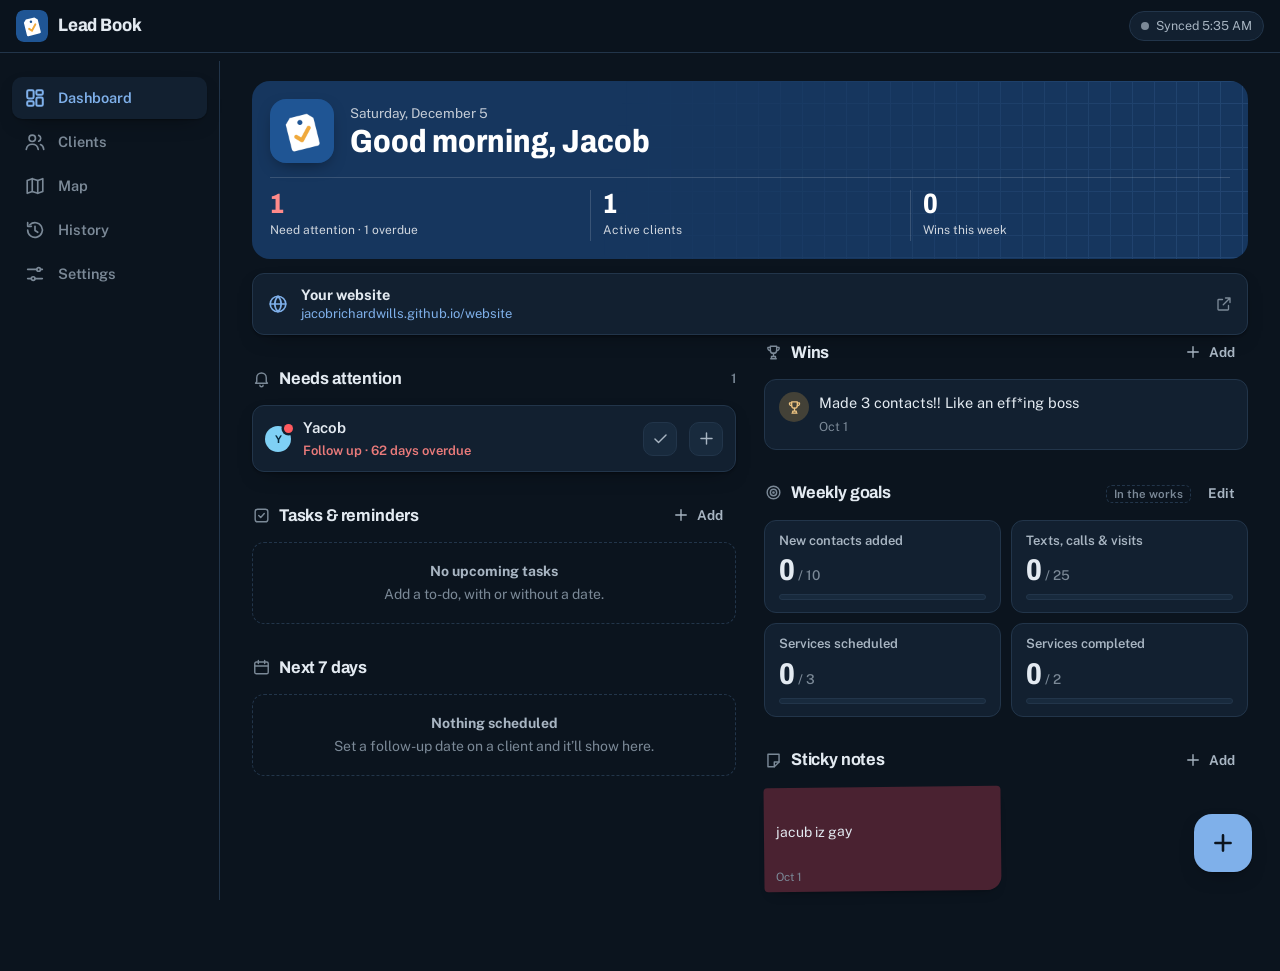
<file: index.html>
<!doctype html>
<html lang="en">
<head>
<meta charset="utf-8">
<meta name="viewport" content="width=device-width, initial-scale=1, viewport-fit=cover">
<title>Lead Book</title>
<meta name="description" content="Client planner for an inspection business: follow-ups, tasks, wins and history.">
<meta name="theme-color" content="#1F5594">
<link rel="manifest" href="manifest.webmanifest">
<link rel="icon" href="icons/favicon.svg" type="image/svg+xml">
<link rel="icon" href="icons/icon-192.png" type="image/png" sizes="192x192">
<link rel="apple-touch-icon" href="icons/apple-touch-icon.png">
<link rel="preconnect" href="https://fonts.googleapis.com">
<link rel="preconnect" href="https://fonts.gstatic.com" crossorigin>
<link href="https://fonts.googleapis.com/css2?family=Archivo:wdth,wght@75..125,500..800&family=Public+Sans:wght@400;500;600;700&display=swap" rel="stylesheet">
<link rel="stylesheet" href="styles.css">
<script>
  // Set theme before first paint so there's no flash.
  (function () {
    try {
      var c = JSON.parse(localStorage.getItem('lb.cfg') || '{}');
      var t = c.theme || 'auto';
      if (t === 'auto') {
        var h = new Date().getHours();
        var from = c.lightFrom == null ? 7 : c.lightFrom, to = c.lightTo == null ? 19 : c.lightTo;
        t = (h >= from && h < to) ? 'light' : 'dark';
      }
      document.documentElement.dataset.theme = t;
    } catch (e) { document.documentElement.dataset.theme = 'light'; }
  })();
</script>
</head>
<body>
  <div class="shell">
    <header class="topbar">
      <a class="brand" href="#dashboard" aria-label="Lead Book dashboard">
        <img src="icons/favicon.svg" alt="" width="32" height="32">
        <span class="brand-text">
          <span class="brand-name">Lead Book</span>
          <span class="brand-sub" id="brandSub"></span>
        </span>
      </a>
      <button class="sync-pill" id="syncPill" type="button" data-action="pill" aria-live="polite">
        <span class="dot"></span><span class="sync-text">Loading</span>
      </button>
    </header>

    <nav class="tabs" aria-label="Main">
      <a href="#dashboard" data-tab="dashboard"><svg viewBox="0 0 24 24"><rect x="3.5" y="3.5" width="7" height="9" rx="1.5"/><rect x="13.5" y="3.5" width="7" height="5" rx="1.5"/><rect x="3.5" y="15.5" width="7" height="5" rx="1.5"/><rect x="13.5" y="11.5" width="7" height="9" rx="1.5"/></svg><span>Dashboard</span></a>
      <a href="#clients" data-tab="clients"><svg viewBox="0 0 24 24"><circle cx="9" cy="8" r="3.5"/><path d="M2.5 20c.6-3.6 3.2-5.5 6.5-5.5s5.9 1.9 6.5 5.5"/><path d="M16 4.8a3.4 3.4 0 0 1 0 6.4M18 14.8c2 .7 3.2 2.4 3.5 5.2"/></svg><span>Clients</span></a>
      <a href="#map" data-tab="map"><svg viewBox="0 0 24 24"><path d="M9 4 3.5 6v14L9 18l6 2 5.5-2V4L15 6z"/><path d="M9 4v14M15 6v14"/></svg><span>Map</span></a>
      <a href="#history" data-tab="history"><svg viewBox="0 0 24 24"><path d="M4 12a8 8 0 1 0 2.4-5.7"/><path d="M4 4v4h4"/><path d="M12 8v4.5l3 2"/></svg><span>History</span></a>
      <a href="#settings" data-tab="settings"><svg viewBox="0 0 24 24"><path d="M4 7h10M18 7h2M4 17h4M12 17h8"/><circle cx="16" cy="7" r="2"/><circle cx="10" cy="17" r="2"/></svg><span>Settings</span></a>
    </nav>

    <main id="view" tabindex="-1"></main>
  </div>

  <button class="fab" id="fab" type="button" data-action="fab" aria-label="Add">
    <svg viewBox="0 0 24 24"><path d="M12 5v14M5 12h14"/></svg>
  </button>

  <div class="savebar" id="savebar" hidden>
    <button type="button" class="savebar-info" data-action="review">
      <b id="saveCount">0 changes</b><span>Saved on this device only</span>
    </button>
    <button type="button" class="btn undo-btn" data-action="undo">Undo</button>
    <button type="button" class="btn save-btn" data-action="save">Save changes</button>
  </div>

  <dialog id="sheet" aria-labelledby="sheetTitle"></dialog>
  <div class="toast" id="toast" role="status" aria-live="polite"></div>

  <script src="app.js" type="module"></script>
</body>
</html>
</file>
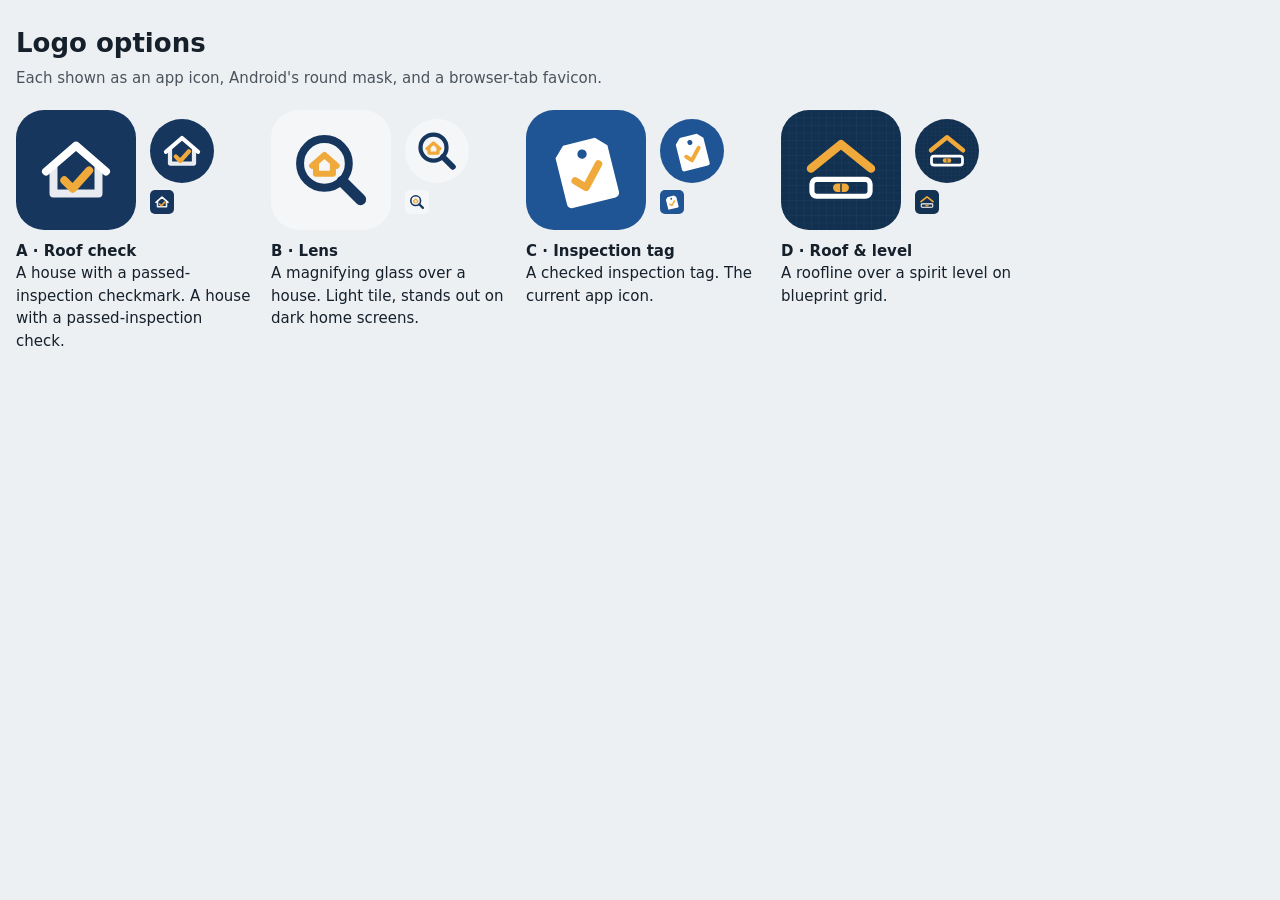
<file: logos/index.html>
<!doctype html>
<html lang="en"><head><meta charset="utf-8"><meta name="viewport" content="width=device-width, initial-scale=1">
<title>Logo options · Lead Book</title>
<style>
  body { margin: 0; font: 15px/1.5 system-ui, sans-serif; background: #EDF0F3; color: #15202B; padding: 24px 16px; }
  @media (prefers-color-scheme: dark) { body { background: #0B141E; color: #E3EAF1; } }
  h1 { font-size: 26px; margin: 0 0 4px; } p { margin: 0 0 20px; opacity: .75; }
  .grid { display: grid; grid-template-columns: repeat(auto-fill, minmax(220px, 1fr)); gap: 20px; max-width: 1000px; }
  figure { margin: 0; } .row { display: flex; align-items: center; gap: 14px; }
  .big { width: 120px; height: 120px; border-radius: 28px; } .round { width: 64px; height: 64px; border-radius: 50%; } .tiny { width: 24px; height: 24px; border-radius: 5px; }
  figcaption { margin-top: 10px; } figcaption b { display: block; }
</style></head><body>
<h1>Logo options</h1><p>Each shown as an app icon, Android's round mask, and a browser-tab favicon.</p>
<div class="grid">
  <figure><div class="row"><img class="big" src="a-roof-check.svg" alt=""><div><img class="round" src="a-roof-check.svg" alt=""><br><img class="tiny" src="a-roof-check.svg" alt=""></div></div><figcaption><b>A · Roof check</b>A house with a passed-inspection checkmark. A house with a passed-inspection check.</figcaption></figure>
  <figure><div class="row"><img class="big" src="b-lens-house.svg" alt=""><div><img class="round" src="b-lens-house.svg" alt=""><br><img class="tiny" src="b-lens-house.svg" alt=""></div></div><figcaption><b>B · Lens</b>A magnifying glass over a house. Light tile, stands out on dark home screens.</figcaption></figure>
  <figure><div class="row"><img class="big" src="c-inspection-tag.svg" alt=""><div><img class="round" src="c-inspection-tag.svg" alt=""><br><img class="tiny" src="c-inspection-tag.svg" alt=""></div></div><figcaption><b>C · Inspection tag</b>A checked inspection tag. The current app icon.</figcaption></figure>
  <figure><div class="row"><img class="big" src="d-roof-level.svg" alt=""><div><img class="round" src="d-roof-level.svg" alt=""><br><img class="tiny" src="d-roof-level.svg" alt=""></div></div><figcaption><b>D · Roof &amp; level</b>A roofline over a spirit level on blueprint grid.</figcaption></figure>
</div></body></html>
</file>
<file: styles.css>
/* Lead Book — client planner for an inspection business */

:root {
  --bg: #EDF0F3;
  --surface: #FFFFFF;
  --surface-2: #F5F7F9;
  --ink: #15202B;
  --ink-2: #475665;
  --ink-3: #75828F;
  --line: #D8DFE6;
  --brand: #1F5594;
  --brand-deep: #16365E;
  --brand-ink: #FFFFFF;
  --accent: #F0A93B;
  --accent-ink: #3B2600;
  --focus: #2F6FC0;
  --danger: #C23B3B;
  --alert: #E5383B;
  --shadow: 0 1px 2px rgba(18, 38, 63, .06), 0 6px 18px -10px rgba(18, 38, 63, .25);

  /* Client journey */
  --st0: #B4BEC8;
  --st1: #E3AA12;
  --st2: #2E9E4F;
  --st3: #1F5EB8;
  --st4: #52B5EA;

  /* Sticky notes */
  --sn-yellow: #FFF0B3;
  --sn-mint: #D5F3E1;
  --sn-sky: #D9EBFF;
  --sn-rose: #FFDDE4;

  --f-display: "Archivo", "Arial Narrow", system-ui, sans-serif;
  --f-body: "Public Sans", system-ui, -apple-system, "Segoe UI", sans-serif;
  --r-sm: 8px;
  --r-md: 12px;
  --r-lg: 18px;
  --tabs-h: 64px;
  --savebar-h: 0px;
  color-scheme: light;
}

:root[data-theme="dark"] {
  --bg: #0B141E;
  --surface: #122030;
  --surface-2: #182A3D;
  --ink: #E3EAF1;
  --ink-2: #A8B5C2;
  --ink-3: #7B8997;
  --line: #22354A;
  --brand: #7FB0EA;
  --brand-deep: #16365E;
  --brand-ink: #0B141E;
  --accent: #F2B452;
  --accent-ink: #2A1A00;
  --focus: #8FC0FF;
  --danger: #EB7B7B;
  --alert: #FF5A5F;
  --shadow: 0 1px 2px rgba(0, 0, 0, .3), 0 8px 22px -12px rgba(0, 0, 0, .6);

  --st0: #4A5B6D;
  --st1: #F2C230;
  --st2: #4CC46E;
  --st3: #5B94E6;
  --st4: #7FD0F5;

  --sn-yellow: #4A3F14;
  --sn-mint: #173F2B;
  --sn-sky: #17344F;
  --sn-rose: #4A2231;
  color-scheme: dark;
}

* { box-sizing: border-box; }
html { -webkit-text-size-adjust: 100%; }
body {
  margin: 0;
  background: var(--bg);
  color: var(--ink);
  font: 400 15px/1.5 var(--f-body);
  -webkit-font-smoothing: antialiased;
  transition: background-color .25s, color .25s;
}
body.has-pending { --savebar-h: 64px; }
button, input, select, textarea { font: inherit; color: inherit; }
a { color: var(--brand); }
:focus-visible { outline: 2px solid var(--focus); outline-offset: 2px; border-radius: 4px; }
svg { width: 22px; height: 22px; fill: none; stroke: currentColor; stroke-width: 1.8; stroke-linecap: round; stroke-linejoin: round; flex: none; }
.sr-only { position: absolute; width: 1px; height: 1px; overflow: hidden; clip: rect(0 0 0 0); white-space: nowrap; }
[hidden] { display: none !important; }

/* ---------- Shell ---------- */
.shell { min-height: 100vh; min-height: 100dvh; }
.topbar {
  position: sticky; top: 0; z-index: 20;
  display: flex; align-items: center; justify-content: space-between; gap: 12px;
  padding: calc(10px + env(safe-area-inset-top)) 16px 10px;
  background: color-mix(in srgb, var(--bg) 88%, transparent);
  backdrop-filter: blur(10px);
  -webkit-backdrop-filter: blur(10px);
  border-bottom: 1px solid var(--line);
}
.brand { display: flex; align-items: center; gap: 10px; text-decoration: none; color: var(--ink); min-width: 0; }
.brand img { border-radius: 8px; }
.brand-text { display: flex; flex-direction: column; line-height: 1.1; min-width: 0; }
.brand-name { font: 750 18px/1.1 var(--f-display); font-stretch: 90%; letter-spacing: -.01em; }
.brand-sub { font-size: 12px; color: var(--ink-3); white-space: nowrap; overflow: hidden; text-overflow: ellipsis; }
.brand-sub:empty { display: none; }

.sync-pill {
  display: inline-flex; align-items: center; gap: 7px;
  border: 1px solid var(--line); background: var(--surface);
  border-radius: 999px; padding: 5px 11px; font-size: 12.5px; color: var(--ink-2);
  cursor: pointer; white-space: nowrap;
}
.sync-pill .dot { width: 8px; height: 8px; border-radius: 50%; background: var(--ink-3); }
.sync-pill[data-state="ok"] .dot { background: var(--st2); }
.sync-pill[data-state="pending"] .dot { background: var(--accent); }
.sync-pill[data-state="busy"] .dot { background: var(--accent); animation: pulse 1s infinite alternate; }
.sync-pill[data-state="error"] .dot, .sync-pill[data-state="offline"] .dot { background: var(--danger); }
@keyframes pulse { to { opacity: .35; } }

.tabs {
  position: fixed; left: 0; right: 0; bottom: 0; z-index: 30;
  display: grid; grid-template-columns: repeat(4, 1fr);
  height: calc(var(--tabs-h) + env(safe-area-inset-bottom));
  padding-bottom: env(safe-area-inset-bottom);
  background: var(--surface); border-top: 1px solid var(--line);
}
.tabs a {
  display: flex; flex-direction: column; align-items: center; justify-content: center; gap: 3px;
  text-decoration: none; color: var(--ink-3); font-size: 11.5px; font-weight: 600;
}
.tabs a[aria-current="page"] { color: var(--brand); }
.tabs a[aria-current="page"] svg { stroke-width: 2.2; }

main {
  padding: 18px 16px calc(var(--tabs-h) + var(--savebar-h) + 96px + env(safe-area-inset-bottom));
  max-width: 760px; margin: 0 auto; outline: none;
}

.fab {
  position: fixed; z-index: 25; right: 18px;
  bottom: calc(var(--tabs-h) + var(--savebar-h) + 18px + env(safe-area-inset-bottom));
  width: 58px; height: 58px; border-radius: 18px; border: 0;
  background: var(--brand-deep); color: #fff;
  display: grid; place-items: center; cursor: pointer; box-shadow: var(--shadow);
}
:root[data-theme="dark"] .fab { background: var(--brand); color: var(--brand-ink); }
.fab svg { width: 26px; height: 26px; stroke-width: 2.4; }

/* ---------- Save bar ---------- */
.savebar {
  position: fixed; z-index: 28; left: 0; right: 0;
  bottom: calc(var(--tabs-h) + env(safe-area-inset-bottom));
  display: flex; align-items: center; gap: 10px; padding: 9px 12px 9px 16px;
  background: var(--accent); color: var(--accent-ink);
  box-shadow: 0 -6px 20px -10px rgba(0, 0, 0, .35);
  animation: rise .2s ease-out;
}
@keyframes rise { from { transform: translateY(100%); } }
.savebar-info { flex: 1; min-width: 0; text-align: left; background: none; border: 0; padding: 0; cursor: pointer; color: inherit; line-height: 1.2; }
.savebar-info b { display: block; font-size: 15px; }
.savebar-info span { font-size: 12.5px; opacity: .8; }
.savebar .save-btn { background: var(--accent-ink); color: var(--accent); border-color: var(--accent-ink); min-height: 44px; }
:root[data-theme="dark"] .savebar .save-btn { background: #1B1203; color: var(--accent); border-color: #1B1203; }

@media (min-width: 900px) {
  .shell { display: grid; grid-template-columns: 220px 1fr; grid-template-rows: auto 1fr; }
  .topbar { grid-column: 1 / -1; }
  .tabs {
    position: sticky; top: 61px; height: calc(100vh - 61px);
    display: flex; flex-direction: column; gap: 2px; padding: 16px 12px;
    border-top: 0; border-right: 1px solid var(--line); background: transparent;
  }
  .tabs a { flex-direction: row; justify-content: flex-start; gap: 12px; padding: 10px 12px; border-radius: 10px; font-size: 14.5px; }
  .tabs a:hover { background: var(--surface-2); }
  .tabs a[aria-current="page"] { background: var(--surface); box-shadow: var(--shadow); }
  main { padding: 28px 32px calc(var(--savebar-h) + 80px); max-width: 1160px; margin: 0; width: 100%; }
  .fab { bottom: calc(28px + var(--savebar-h)); right: 28px; }
  .savebar { left: 50%; right: auto; bottom: 24px; transform: translateX(-50%); width: min(560px, calc(100% - 48px)); border-radius: 14px; animation: none; }
  body.has-pending { --savebar-h: 84px; }
}

/* ---------- Type ---------- */
h1, h2, h3 { font-family: var(--f-display); margin: 0; letter-spacing: -.01em; }
.page-head { display: flex; align-items: flex-end; justify-content: space-between; gap: 12px; margin-bottom: 18px; flex-wrap: wrap; }
.page-title { font-size: clamp(28px, 7.4vw, 38px); font-weight: 780; font-stretch: 86%; line-height: 1.02; }
.page-kicker { color: var(--ink-3); font-size: 14px; margin: 4px 0 0; }
.section { margin-top: 26px; }
.section-head { display: flex; align-items: center; justify-content: space-between; gap: 10px; margin-bottom: 10px; min-height: 34px; }
.section-title { font-size: 17px; font-weight: 700; font-stretch: 95%; display: flex; align-items: center; gap: 8px; }
.section-title svg { width: 19px; height: 19px; color: var(--ink-3); }
.count { color: var(--ink-3); font-size: 13px; font-weight: 600; }
.muted { color: var(--ink-3); }
.draft-flag { font: 600 11.5px var(--f-body); color: var(--ink-3); border: 1px dashed var(--line); border-radius: 6px; padding: 1px 7px; }

/* ---------- Dashboard ---------- */
.hero {
  display: grid; grid-template-columns: auto 1fr; gap: 14px 16px; align-items: center;
  background: var(--brand-deep); color: #fff; border-radius: var(--r-lg); padding: 18px;
  position: relative; overflow: hidden;
}
.hero::after {
  /* blueprint grid texture */
  content: ""; position: absolute; inset: 0; pointer-events: none; opacity: .18;
  background-image: linear-gradient(#5E8FCB 1px, transparent 1px), linear-gradient(90deg, #5E8FCB 1px, transparent 1px);
  background-size: 22px 22px; mask-image: linear-gradient(100deg, transparent 35%, #000 100%);
  -webkit-mask-image: linear-gradient(100deg, transparent 35%, #000 100%);
}
.hero img { width: 64px; height: 64px; border-radius: 16px; position: relative; z-index: 1; box-shadow: 0 6px 16px -6px rgba(0, 0, 0, .5); }
.hero-text { position: relative; z-index: 1; min-width: 0; }
.hero-date { font-size: 13.5px; opacity: .75; }
.hero-hello { font: 780 clamp(24px, 6vw, 32px)/1.05 var(--f-display); font-stretch: 86%; margin-top: 2px; }
.hero-biz { font-size: 13.5px; opacity: .8; margin-top: 3px; }
.hero-stats { grid-column: 1 / -1; display: grid; grid-template-columns: repeat(3, 1fr); border-top: 1px solid rgba(255, 255, 255, .15); padding-top: 12px; position: relative; z-index: 1; }
.hero-stats div + div { border-left: 1px solid rgba(255, 255, 255, .15); padding-left: 12px; }
.hero-stats b { display: block; font: 780 28px/1 var(--f-display); font-stretch: 82%; }
.hero-stats .hot b { color: #FF8A8A; }
.hero-stats span { font-size: 12px; opacity: .8; }

.dash { display: grid; gap: 0 28px; }
@media (min-width: 1000px) {
  .dash { grid-template-columns: 1.15fr 1fr; align-items: start; }
  .dash .col-right > .section:first-child { margin-top: 26px; }
}

.panel { background: var(--surface); border: 1px solid var(--line); border-radius: var(--r-md); box-shadow: var(--shadow); }
.items { list-style: none; margin: 0; padding: 0; }
.item { display: flex; align-items: center; gap: 12px; padding: 11px 12px; }
.item + .item { border-top: 1px solid var(--line); }
.item-main { flex: 1; min-width: 0; text-decoration: none; color: inherit; display: block; background: none; border: 0; padding: 0; text-align: left; cursor: pointer; }
.item-title { font-weight: 620; font-size: 15px; overflow-wrap: anywhere; }
.item-sub { font-size: 13px; color: var(--ink-3); margin-top: 1px; }
.item-sub.overdue { color: var(--danger); font-weight: 600; }
.item-sub.today { color: color-mix(in srgb, var(--accent) 65%, var(--ink)); font-weight: 600; }
.item.done .item-title { text-decoration: line-through; color: var(--ink-3); }

.check {
  width: 24px; height: 24px; border-radius: 7px; border: 2px solid var(--ink-3); background: transparent;
  display: grid; place-items: center; cursor: pointer; flex: none; padding: 0; color: #fff;
}
.check svg { width: 15px; height: 15px; stroke-width: 3; opacity: 0; }
.check[aria-checked="true"] { background: var(--st2); border-color: var(--st2); }
.check[aria-checked="true"] svg { opacity: 1; }

.stickies { display: grid; grid-template-columns: repeat(2, 1fr); gap: 10px; }
@media (min-width: 600px) { .stickies { grid-template-columns: repeat(3, 1fr); } }
@media (min-width: 1000px) { .stickies { grid-template-columns: repeat(2, 1fr); } }
.sticky {
  position: relative; min-height: 104px; padding: 12px 12px 26px; border-radius: 4px 4px 14px 4px;
  background: var(--sn-yellow); color: var(--ink); border: 0; text-align: left; cursor: pointer;
  font-size: 14px; line-height: 1.4; white-space: pre-wrap; overflow-wrap: anywhere;
  box-shadow: 0 1px 1px rgba(0, 0, 0, .06), 0 8px 14px -10px rgba(0, 0, 0, .4);
}
.sticky[data-color="mint"] { background: var(--sn-mint); }
.sticky[data-color="sky"] { background: var(--sn-sky); }
.sticky[data-color="rose"] { background: var(--sn-rose); }
.sticky:nth-child(3n+1) { transform: rotate(-.6deg); }
.sticky:nth-child(3n+2) { transform: rotate(.5deg); }
.sticky small { position: absolute; left: 12px; bottom: 7px; font-size: 11.5px; color: var(--ink-3); }
@media (prefers-reduced-motion: reduce) { .sticky { transform: none !important; } }

.wins { list-style: none; margin: 0; padding: 0; display: grid; gap: 8px; }
.win {
  display: grid; grid-template-columns: auto 1fr; gap: 10px; align-items: start;
  background: var(--surface); border: 1px solid var(--line); border-radius: var(--r-md); padding: 12px 14px; cursor: pointer; text-align: left; width: 100%;
}
.win-icon { width: 30px; height: 30px; border-radius: 50%; display: grid; place-items: center; background: color-mix(in srgb, var(--accent) 22%, var(--surface)); color: color-mix(in srgb, var(--accent) 70%, var(--ink)); }
.win-icon svg { width: 17px; height: 17px; }
.win.by-claude { background: color-mix(in srgb, var(--brand) 7%, var(--surface)); border-color: color-mix(in srgb, var(--brand) 25%, var(--line)); }
.win.by-claude .win-icon { background: color-mix(in srgb, var(--brand) 18%, var(--surface)); color: var(--brand); }
.win-text { font-size: 14.5px; white-space: pre-wrap; overflow-wrap: anywhere; }
.win-meta { font-size: 12.5px; color: var(--ink-3); margin-top: 3px; }
.win-meta b { color: var(--brand); font-weight: 650; }

.goals { display: grid; grid-template-columns: repeat(2, 1fr); gap: 10px; }
.goal { background: var(--surface); border: 1px solid var(--line); border-radius: var(--r-md); padding: 12px 14px; }
.goal-label { font-size: 13px; color: var(--ink-2); font-weight: 600; line-height: 1.25; }
.goal-num { font: 780 30px/1.05 var(--f-display); font-stretch: 82%; margin-top: 6px; }
.goal-num small { font: 500 13.5px var(--f-body); color: var(--ink-3); margin-left: 3px; }
.meter { height: 6px; border-radius: 3px; background: var(--surface-2); border: 1px solid var(--line); margin-top: 8px; overflow: hidden; }
.meter i { display: block; height: 100%; background: var(--brand); border-radius: 3px; }
.meter.done i { background: var(--st2); }

/* ---------- Client dot ---------- */
.cdot { position: relative; width: 36px; height: 36px; flex: none; border-radius: 50%; background: var(--st0); display: grid; place-items: center; color: #fff; font: 700 13px var(--f-body); }
.cdot[data-st="1"] { background: var(--st1); color: #3A2A00; }
.cdot[data-st="2"] { background: var(--st2); }
.cdot[data-st="3"] { background: var(--st3); }
.cdot[data-st="4"] { background: var(--st4); color: #06263A; }
:root[data-theme="dark"] .cdot[data-st="2"], :root[data-theme="dark"] .cdot[data-st="3"] { color: #06131F; }
.cdot.sm { width: 26px; height: 26px; font-size: 10.5px; }
.cdot .alert {
  position: absolute; top: -2px; right: -2px; width: 12px; height: 12px; border-radius: 50%;
  background: var(--alert); box-shadow: 0 0 0 2.5px var(--surface);
}
.cdot.sm .alert { width: 9px; height: 9px; top: -2px; right: -2px; }

/* ---------- Client list ---------- */
.list { display: flex; flex-direction: column; margin: 0; padding: 0; list-style: none; background: var(--surface); border: 1px solid var(--line); border-radius: var(--r-md); box-shadow: var(--shadow); overflow: hidden; }
.row { display: flex; align-items: center; gap: 12px; padding: 11px 12px; text-decoration: none; color: inherit; }
.list li + li .row { border-top: 1px solid var(--line); }
.row:hover { background: var(--surface-2); }
.row.selected { background: color-mix(in srgb, var(--brand) 9%, var(--surface)); }
.row-main { flex: 1; min-width: 0; }
.row-name { font-weight: 640; font-size: 15.5px; white-space: nowrap; overflow: hidden; text-overflow: ellipsis; }
.row-biz { color: var(--ink-3); font-size: 13px; white-space: nowrap; overflow: hidden; text-overflow: ellipsis; }
.row-side { font-size: 12px; color: var(--ink-3); text-align: right; white-space: nowrap; }
.row-side.overdue { color: var(--danger); font-weight: 650; }
.row-side.today { color: color-mix(in srgb, var(--accent) 65%, var(--ink)); font-weight: 650; }

.legend { display: flex; flex-wrap: wrap; gap: 6px 14px; font-size: 12.5px; color: var(--ink-3); margin: 10px 0 12px; }
.legend span { display: inline-flex; align-items: center; gap: 6px; }
.legend i { width: 10px; height: 10px; border-radius: 50%; display: inline-block; }

.empty {
  border: 1.5px dashed var(--line); border-radius: var(--r-md);
  padding: 18px; color: var(--ink-3); font-size: 14px; text-align: center;
}
.empty strong { color: var(--ink-2); display: block; margin-bottom: 2px; }

.search {
  display: flex; align-items: center; gap: 8px; background: var(--surface);
  border: 1px solid var(--line); border-radius: var(--r-md); padding: 0 12px; height: 46px;
}
.search input { border: 0; background: transparent; outline: none; flex: 1; min-width: 0; height: 100%; font-size: 16px; }
.search svg { color: var(--ink-3); }
.chips { display: flex; gap: 6px; overflow-x: auto; padding: 12px 0 2px; scrollbar-width: none; }
.chips::-webkit-scrollbar { display: none; }
.chip {
  flex: none; display: inline-flex; align-items: center; gap: 6px;
  border: 1px solid var(--line); background: var(--surface); color: var(--ink-2);
  border-radius: 999px; padding: 6px 12px; font-size: 13px; font-weight: 600; cursor: pointer; white-space: nowrap;
}
.chip i { width: 9px; height: 9px; border-radius: 50%; }
.chip[aria-pressed="true"] { background: var(--brand-deep); border-color: var(--brand-deep); color: #fff; }
:root[data-theme="dark"] .chip[aria-pressed="true"] { background: var(--brand); border-color: var(--brand); color: var(--brand-ink); }
.chip small { font-weight: 500; opacity: .75; }

.split { display: block; }
@media (min-width: 900px) {
  .split { display: grid; grid-template-columns: minmax(300px, 380px) 1fr; gap: 24px; align-items: start; }
  .split .detail-pane { position: sticky; top: 90px; max-height: calc(100vh - 110px - var(--savebar-h)); overflow: auto; border-radius: var(--r-lg); }
}
@media (max-width: 899px) {
  .split.has-detail .list-pane { display: none; }
  .split:not(.has-detail) .detail-pane { display: none; }
}

/* ---------- Client detail ---------- */
.card { background: var(--surface); border: 1px solid var(--line); border-radius: var(--r-lg); box-shadow: var(--shadow); }
.c-head { padding: 16px 18px 14px; display: flex; gap: 14px; align-items: flex-start; }
.c-head .cdot { width: 48px; height: 48px; font-size: 16px; margin-top: 2px; }
.c-head .cdot .alert { width: 14px; height: 14px; }
.c-head-main { flex: 1; min-width: 0; }
.back { display: inline-flex; align-items: center; gap: 4px; color: var(--ink-3); text-decoration: none; font-size: 13.5px; font-weight: 600; margin: 14px 0 0 14px; }
@media (min-width: 900px) { .back { display: none; } }
.archived-banner { margin: 0 18px 12px; padding: 10px 12px; border-radius: 10px; background: var(--surface-2); border: 1px dashed var(--line); font-size: 13.5px; display: flex; align-items: center; justify-content: space-between; gap: 10px; }

/* Inline-editable fields look like text until focused. */
.ed {
  width: 100%; border: 1px solid transparent; background: transparent; border-radius: 8px;
  padding: 3px 6px; margin: 0 -7px; font-size: 15px; min-height: 32px;
}
.ed:hover { background: var(--surface-2); }
.ed:focus { outline: none; border-color: var(--focus); background: var(--surface); }
.ed::placeholder { color: var(--ink-3); opacity: .7; }
.ed.name { font: 760 24px/1.15 var(--f-display); font-stretch: 88%; min-height: 38px; }
.ed.biz { color: var(--ink-2); font-size: 14.5px; }
select.ed { appearance: none; -webkit-appearance: none; cursor: pointer; }
.c-actions { display: grid; grid-template-columns: repeat(4, 1fr); gap: 8px; padding: 0 18px 14px; }
.c-actions a, .c-actions button {
  display: flex; flex-direction: column; align-items: center; gap: 4px; padding: 9px 4px;
  border-radius: 10px; background: var(--surface-2); border: 1px solid var(--line);
  color: var(--ink-2); font-size: 12px; font-weight: 600; text-decoration: none; cursor: pointer;
}
.c-actions a:hover, .c-actions button:hover { color: var(--brand); }
.c-actions .disabled { opacity: .4; pointer-events: none; }
.c-block { border-top: 1px solid var(--line); padding: 14px 18px; }
.c-block-title { font-size: 12.5px; font-weight: 700; color: var(--ink-3); margin: 0 0 8px; display: flex; justify-content: space-between; align-items: center; gap: 8px; }

/* Journey stepper */
.journey { display: grid; grid-template-columns: repeat(4, 1fr); position: relative; padding-top: 2px; }
.step { display: flex; flex-direction: column; align-items: center; text-align: center; gap: 6px; position: relative; background: none; border: 0; padding: 0; cursor: pointer; color: var(--ink-3); }
.step::before {
  content: ""; position: absolute; top: 13px; right: 50%; width: 100%; height: 3px;
  background: var(--line); z-index: 0;
}
.step:first-child::before { display: none; }
.step.filled::before { background: var(--c); }
.step .ring {
  width: 28px; height: 28px; border-radius: 50%; border: 3px solid var(--line); background: var(--surface);
  position: relative; z-index: 1; display: grid; place-items: center; color: #fff; transition: background .15s, border-color .15s;
}
.step .ring svg { width: 14px; height: 14px; stroke-width: 3; opacity: 0; }
.step.filled .ring { background: var(--c); border-color: var(--c); }
.step.filled .ring svg { opacity: 1; }
.step:hover .ring { border-color: var(--c); }
.step-label { font-size: 12px; font-weight: 650; line-height: 1.2; color: var(--ink-2); }
.step-date { font-size: 11px; color: var(--ink-3); min-height: 14px; }
.step[data-n="1"] { --c: var(--st1); }
.step[data-n="2"] { --c: var(--st2); }
.step[data-n="3"] { --c: var(--st3); }
.step[data-n="4"] { --c: var(--st4); }

.fu { display: flex; align-items: center; justify-content: space-between; gap: 10px; flex-wrap: wrap; }
.fu-date { font-weight: 700; }
.fu-date.overdue { color: var(--danger); }
.fu-date.today { color: color-mix(in srgb, var(--accent) 65%, var(--ink)); }
.fu-note { font-size: 13.5px; color: var(--ink-2); }

.info { display: grid; grid-template-columns: 1fr 1fr; gap: 6px 18px; margin: 0; }
.info label { display: block; min-width: 0; }
.info .lbl { display: block; font-size: 12px; color: var(--ink-3); font-weight: 600; }
.info .wide { grid-column: 1 / -1; }
@media (max-width: 480px) { .info { grid-template-columns: 1fr; } }

details.notes summary { cursor: pointer; list-style: none; display: flex; justify-content: space-between; align-items: center; font-size: 12.5px; font-weight: 700; color: var(--ink-3); }
details.notes summary::-webkit-details-marker { display: none; }
details.notes summary svg { width: 18px; height: 18px; transition: transform .15s; }
details.notes[open] summary svg { transform: rotate(180deg); }
details.notes .preview { font-weight: 400; color: var(--ink-2); font-size: 13.5px; flex: 1; margin: 0 10px; white-space: nowrap; overflow: hidden; text-overflow: ellipsis; }
details.notes[open] .preview { display: none; }
textarea.ed { min-height: 110px; resize: vertical; margin-top: 8px; border-color: var(--line); background: var(--surface-2); padding: 8px 10px; margin-left: 0; margin-right: 0; line-height: 1.45; }

.c-foot { display: flex; gap: 8px; flex-wrap: wrap; }

/* History timeline (per client) */
.timeline { list-style: none; margin: 0; padding: 0; }
.tl { position: relative; display: grid; grid-template-columns: 34px 1fr; gap: 10px; padding-bottom: 14px; }
.tl::before { content: ""; position: absolute; left: 16px; top: 34px; bottom: 0; width: 2px; background: var(--line); }
.tl:last-child { padding-bottom: 0; }
.tl:last-child::before { display: none; }
.tl-icon { width: 34px; height: 34px; border-radius: 50%; display: grid; place-items: center; background: var(--surface-2); border: 1px solid var(--line); color: var(--ink-2); }
.tl-icon svg { width: 17px; height: 17px; }
.tl[data-t="service"] .tl-icon { background: color-mix(in srgb, var(--st3) 16%, var(--surface)); color: var(--st3); border-color: transparent; }
.tl[data-t="stage"] .tl-icon { background: color-mix(in srgb, var(--c, var(--st1)) 20%, var(--surface)); color: var(--c, var(--st1)); border-color: transparent; }
.tl-body { min-width: 0; background: none; border: 0; padding: 6px 0 0; text-align: left; cursor: pointer; color: inherit; width: 100%; }
.tl-head { display: flex; justify-content: space-between; gap: 8px; font-size: 14px; }
.tl-title { font-weight: 650; }
.tl-when { color: var(--ink-3); white-space: nowrap; font-size: 12.5px; }
.tl-note { font-size: 13.5px; color: var(--ink-2); white-space: pre-wrap; margin-top: 2px; overflow-wrap: anywhere; }
.tl-by { font-size: 11.5px; color: var(--brand); font-weight: 650; }

/* ---------- Repo history ---------- */
.feed-day { font-size: 12.5px; font-weight: 700; color: var(--ink-3); margin: 20px 0 8px; }
.feed { list-style: none; margin: 0; padding: 0; background: var(--surface); border: 1px solid var(--line); border-radius: var(--r-md); box-shadow: var(--shadow); overflow: hidden; }
.feed > li + li { border-top: 1px solid var(--line); }
.ev summary { display: grid; grid-template-columns: 34px 1fr auto; gap: 12px; align-items: center; padding: 11px 12px; cursor: pointer; list-style: none; }
.ev summary::-webkit-details-marker { display: none; }
.ev-icon { width: 34px; height: 34px; border-radius: 10px; display: grid; place-items: center; background: var(--surface-2); color: var(--ink-2); border: 1px solid var(--line); }
.ev-icon svg { width: 18px; height: 18px; }
.ev[data-who="claude"] .ev-icon { background: color-mix(in srgb, var(--brand) 15%, var(--surface)); color: var(--brand); border-color: transparent; }
.ev[data-who="app"] .ev-icon { background: color-mix(in srgb, var(--accent) 22%, var(--surface)); color: color-mix(in srgb, var(--accent) 60%, var(--ink)); border-color: transparent; }
.ev-title { font-weight: 620; font-size: 14.5px; overflow-wrap: anywhere; }
.ev-meta { font-size: 12.5px; color: var(--ink-3); }
.ev-meta b { font-weight: 650; color: var(--ink-2); }
.ev-time { font-size: 12.5px; color: var(--ink-3); white-space: nowrap; }
.ev-detail { padding: 0 14px 14px 58px; font-size: 13.5px; color: var(--ink-2); }
.ev-detail ul { margin: 0 0 8px; padding-left: 18px; }
.ev-files { font-size: 12.5px; color: var(--ink-3); }
.ev-files code { font-size: 12px; background: var(--surface-2); border-radius: 4px; padding: 1px 5px; }
.ev-files .add { color: var(--st2); } .ev-files .del { color: var(--danger); }
.pending-card { background: color-mix(in srgb, var(--accent) 14%, var(--surface)); border: 1px solid color-mix(in srgb, var(--accent) 55%, var(--line)); border-radius: var(--r-md); padding: 12px 14px; }
.pending-card ul { margin: 6px 0 10px; padding-left: 18px; font-size: 14px; }

/* ---------- Buttons & forms ---------- */
.btn {
  display: inline-flex; align-items: center; justify-content: center; gap: 7px;
  min-height: 42px; padding: 0 16px; border-radius: 10px; border: 1px solid var(--line);
  background: var(--surface); color: var(--ink); font-weight: 650; font-size: 14.5px; cursor: pointer; text-decoration: none;
}
.btn svg { width: 18px; height: 18px; }
.btn.primary { background: var(--brand-deep); border-color: var(--brand-deep); color: #fff; }
:root[data-theme="dark"] .btn.primary { background: var(--brand); border-color: var(--brand); color: var(--brand-ink); }
.btn.accent { background: var(--accent); border-color: var(--accent); color: var(--accent-ink); }
.btn.danger { color: var(--danger); }
.btn.sm { min-height: 34px; padding: 0 12px; font-size: 13.5px; }
.btn.ghost { border-color: transparent; background: transparent; color: var(--ink-2); }
.btn:disabled { opacity: .5; cursor: default; }
.icon-btn {
  width: 40px; height: 40px; border-radius: 10px; border: 1px solid var(--line);
  background: var(--surface-2); color: var(--ink-2); display: grid; place-items: center; cursor: pointer; text-decoration: none; flex: none;
}
.icon-btn:hover { color: var(--brand); }
.icon-btn svg { width: 19px; height: 19px; }
.icon-btn.sm { width: 34px; height: 34px; }

.form { display: grid; gap: 14px; }
.two { display: grid; grid-template-columns: 1fr 1fr; gap: 12px; }
@media (max-width: 480px) { .form .two { grid-template-columns: 1fr; } }
.field { display: grid; gap: 5px; }
.field > span { font-size: 13px; font-weight: 600; color: var(--ink-2); }
.field input, .field select, .field textarea {
  width: 100%; border: 1px solid var(--line); background: var(--surface-2);
  border-radius: 10px; padding: 10px 12px; font-size: 16px; min-height: 44px;
}
.field textarea { min-height: 90px; resize: vertical; }
.field input:focus, .field select:focus, .field textarea:focus { outline: 2px solid var(--focus); outline-offset: 0; border-color: transparent; }
.hint { font-size: 12.5px; color: var(--ink-3); }
.seg { display: flex; flex-wrap: wrap; gap: 6px; }
.seg label { position: relative; }
.seg input { position: absolute; opacity: 0; pointer-events: none; }
.seg span {
  display: inline-flex; align-items: center; gap: 6px; padding: 8px 12px; border-radius: 999px;
  border: 1px solid var(--line); background: var(--surface-2); font-size: 13.5px; font-weight: 600; cursor: pointer;
}
.seg input:checked + span { background: var(--brand-deep); border-color: var(--brand-deep); color: #fff; }
:root[data-theme="dark"] .seg input:checked + span { background: var(--brand); border-color: var(--brand); color: var(--brand-ink); }
.seg input:focus-visible + span { outline: 2px solid var(--focus); outline-offset: 2px; }
.seg svg { width: 16px; height: 16px; }
.swatches .sw { width: 34px; height: 34px; padding: 0; border-radius: 8px; justify-content: center; }
.swatches input:checked + .sw { outline: 3px solid var(--brand); outline-offset: 2px; background: inherit; }
.sw[data-color="yellow"] { background: var(--sn-yellow) !important; }
.sw[data-color="mint"] { background: var(--sn-mint) !important; }
.sw[data-color="sky"] { background: var(--sn-sky) !important; }
.sw[data-color="rose"] { background: var(--sn-rose) !important; }

.matches { display: grid; gap: 6px; }
.match { display: flex; align-items: center; gap: 10px; padding: 8px 10px; border: 1px solid var(--line); border-radius: 10px; background: var(--surface-2); }
.match-main { flex: 1; min-width: 0; }
.match-name { font-weight: 640; }
.match-sub { font-size: 12.5px; color: var(--ink-3); }

.chooser { display: grid; grid-template-columns: 1fr 1fr; gap: 10px; }
.chooser button {
  display: flex; flex-direction: column; align-items: flex-start; gap: 6px; padding: 14px; border-radius: 14px;
  border: 1px solid var(--line); background: var(--surface-2); cursor: pointer; text-align: left;
}
.chooser button b { font-size: 15px; }
.chooser button span { font-size: 12.5px; color: var(--ink-3); line-height: 1.3; }
.chooser button svg { color: var(--brand); }

/* ---------- Sheet dialog ---------- */
dialog#sheet {
  border: 0; padding: 0; margin: auto auto 0; width: 100%; max-width: 560px;
  max-height: 92dvh; border-radius: 20px 20px 0 0;
  background: var(--surface); color: var(--ink); box-shadow: 0 -10px 40px rgba(0, 0, 0, .25);
}
dialog#sheet::backdrop { background: rgba(8, 18, 30, .5); }
dialog#sheet[open] { animation: sheet-in .22s ease-out; }
@keyframes sheet-in { from { transform: translateY(24px); opacity: 0; } }
@media (min-width: 700px) { dialog#sheet { margin: auto; border-radius: 20px; } }
.sheet-head { display: flex; align-items: center; justify-content: space-between; padding: 16px 18px 10px; }
.sheet-head h2 { font-size: 20px; font-weight: 750; font-stretch: 90%; }
.sheet-body { padding: 4px 18px 18px; }
.sheet-foot { display: flex; gap: 10px; justify-content: flex-end; align-items: center; padding: 12px 18px calc(14px + env(safe-area-inset-bottom)); border-top: 1px solid var(--line); background: var(--surface); }
.sheet-foot .spacer { flex: 1; }
dialog#sheet form.sheet-form { display: flex; flex-direction: column; max-height: 92dvh; }
dialog#sheet .sheet-scroll { overflow: auto; flex: 1; }

/* ---------- Settings ---------- */
.settings { display: grid; gap: 16px; }
.settings .card { padding: 18px; }
.settings h2 { font-size: 18px; font-weight: 720; margin-bottom: 4px; }
.settings .desc { color: var(--ink-3); font-size: 13.5px; margin: 0 0 14px; }
.btn-row { display: flex; gap: 8px; flex-wrap: wrap; margin-top: 12px; }
.conn-state { font-size: 13.5px; margin-top: 12px; padding: 10px 12px; border-radius: 10px; background: var(--surface-2); border: 1px solid var(--line); }
.conn-state.ok { border-color: color-mix(in srgb, var(--st2) 50%, var(--line)); }
.conn-state.err { border-color: color-mix(in srgb, var(--danger) 50%, var(--line)); color: var(--danger); }
.steps { margin: 0 0 12px; padding-left: 20px; font-size: 14px; color: var(--ink-2); }
.steps li + li { margin-top: 4px; }

/* ---------- Toast ---------- */
.toast {
  position: fixed; left: 50%; bottom: calc(var(--tabs-h) + var(--savebar-h) + 90px + env(safe-area-inset-bottom));
  transform: translate(-50%, 20px); opacity: 0; pointer-events: none;
  background: var(--ink); color: var(--bg); padding: 10px 16px; border-radius: 10px; font-size: 14px; font-weight: 600;
  transition: opacity .2s, transform .2s; z-index: 60; max-width: calc(100% - 32px);
}
.toast.show { opacity: 1; transform: translate(-50%, 0); pointer-events: auto; }
.toast button { background: none; border: 0; color: var(--accent); font-weight: 700; margin-left: 10px; cursor: pointer; }
@media (min-width: 900px) { .toast { bottom: calc(30px + var(--savebar-h)); } }

@media (prefers-reduced-motion: reduce) {
  *, *::before, *::after { animation: none !important; transition: none !important; }
}

/* ---------- Round 3 additions ---------- */
.savebar .undo-btn { background: transparent; border-color: color-mix(in srgb, var(--accent-ink) 45%, transparent); color: var(--accent-ink); min-height: 44px; padding: 0 14px; }
:root[data-theme="dark"] .savebar .undo-btn { color: #1B1203; border-color: rgba(27, 18, 3, .45); }
.undo-opts { display: grid; gap: 8px; }
.undo-opt { display: grid; gap: 2px; text-align: left; padding: 12px 14px; border-radius: 12px; border: 1px solid var(--line); background: var(--surface-2); cursor: pointer; }
.undo-opt b { font-size: 15px; }
.undo-opt span { font-size: 13px; color: var(--ink-3); }
.undo-opt:hover { border-color: var(--accent); }
.tl[data-t="followup"] .tl-icon { background: color-mix(in srgb, var(--accent) 20%, var(--surface)); color: color-mix(in srgb, var(--accent) 60%, var(--ink)); border-color: transparent; }
.tl[data-t="task"] .tl-icon { background: color-mix(in srgb, var(--st2) 15%, var(--surface)); color: var(--st2); border-color: transparent; }
.tl-next { display: flex; align-items: center; gap: 5px; font-size: 12.5px; color: var(--ink-3); margin-top: 3px; }
.tl-next svg { width: 14px; height: 14px; }
.client-tasks { margin: 10px -12px 0; border-top: 1px dashed var(--line); }
.client-tasks .item { padding: 9px 12px; }
@media (max-width: 420px) { .savebar-info span { display: none; } }

/* ---------- Round 4: collapsible settings, dashboard layout, website link, quotes ---------- */
details.set { padding: 0; }
details.set > summary { list-style: none; display: flex; align-items: center; justify-content: space-between; gap: 12px; padding: 16px 18px; cursor: pointer; }
details.set > summary::-webkit-details-marker { display: none; }
details.set > summary h2 { margin: 0; }
details.set > summary svg { color: var(--ink-3); transition: transform .15s; }
details.set[open] > summary svg { transform: rotate(180deg); }
.set-sub { display: block; font-size: 13px; color: var(--ink-3); margin-top: 1px; }
.set-body { padding: 0 18px 18px; }
.settings .card.set { padding: 0; }
.dash-rows { list-style: none; margin: 0; padding: 0; border: 1px solid var(--line); border-radius: var(--r-md); overflow: hidden; }
.dash-row { display: flex; align-items: center; gap: 6px; padding: 6px 8px 6px 12px; background: var(--surface); }
.dash-row + .dash-row { border-top: 1px solid var(--line); }
.dash-toggle { flex: 1; display: flex; align-items: center; gap: 10px; font-weight: 600; font-size: 14.5px; cursor: pointer; min-height: 40px; }
.dash-toggle input { width: 20px; height: 20px; accent-color: var(--brand); }
.icon-btn:disabled { opacity: .35; cursor: default; }

.dash { display: block; }
@media (min-width: 1000px) {
  .dash { display: block; columns: 2; column-gap: 28px; }
  .dash > .section { break-inside: avoid; }
  .dash > .weblink, .dash > .quotes-sec { column-span: all; }
}
.weblink {
  display: flex; align-items: center; gap: 12px; margin-top: 14px; padding: 12px 14px;
  background: var(--surface); border: 1px solid var(--line); border-radius: var(--r-md); box-shadow: var(--shadow);
  text-decoration: none; color: var(--ink);
}
.weblink > span { flex: 1; min-width: 0; line-height: 1.25; }
.weblink b { display: block; font-size: 14.5px; }
.weblink span span { font-size: 13px; color: var(--brand); overflow-wrap: anywhere; }
.weblink svg:first-child { color: var(--brand); }
.weblink svg:last-child { width: 18px; height: 18px; color: var(--ink-3); }
.weblink:hover { border-color: var(--brand); }

.quotes-sec .panel { border: 2px solid var(--accent); box-shadow: 0 0 0 4px color-mix(in srgb, var(--accent) 18%, transparent), var(--shadow); }
.quotes-sec .section-title { color: color-mix(in srgb, var(--accent) 55%, var(--ink)); }
.quotes-sec .section-title svg { color: var(--accent); }
.q-badge { width: 34px; height: 34px; border-radius: 10px; flex: none; display: grid; place-items: center; background: var(--accent); color: var(--accent-ink); }
.q-badge svg { width: 18px; height: 18px; }
.q-details { display: grid; gap: 8px; margin: 0 0 14px; }
.q-details div { display: grid; grid-template-columns: 90px 1fr; gap: 10px; }
.q-details dt { font-size: 12.5px; color: var(--ink-3); font-weight: 600; padding-top: 2px; }
.q-details dd { margin: 0; overflow-wrap: anywhere; }
.tl[data-t="quote"] .tl-icon { background: color-mix(in srgb, var(--accent) 22%, var(--surface)); color: color-mix(in srgb, var(--accent) 60%, var(--ink)); border-color: transparent; }

/* ---------- Map ---------- */
.tabs { grid-template-columns: repeat(5, 1fr); }
body.route-map { overflow: hidden; }
body.route-map main { padding: 0; max-width: none; margin: 0; }
.mapview { position: relative; height: 70vh; overflow: hidden; background: var(--surface-2); }
.map-canvas { position: absolute; inset: 0; z-index: 0; background: var(--surface-2); }
.mapview .leaflet-container { font-family: var(--f-body); background: var(--surface-2); }
:root[data-theme="dark"] .mapview .leaflet-tile-pane { filter: invert(1) hue-rotate(180deg) brightness(.92) contrast(.88) saturate(.55); }
.mapview .leaflet-control-attribution { font-size: 10.5px; background: color-mix(in srgb, var(--surface) 80%, transparent); color: var(--ink-3); border-radius: 6px 0 0 0; }
.mapview .leaflet-control-attribution a { color: var(--ink-2); }
.mapview .leaflet-bar { border: 1px solid var(--line); box-shadow: var(--shadow); border-radius: 10px; overflow: hidden; }
.mapview .leaflet-bar a { background: var(--surface); color: var(--ink); border-color: var(--line); width: 36px; height: 36px; line-height: 36px; }
.mapview.placing .map-canvas { cursor: crosshair; }
.mapview.placing .leaflet-container { cursor: crosshair; }

.map-top { position: absolute; z-index: 500; top: 12px; left: 12px; right: 12px; pointer-events: none; }
.map-top > * { pointer-events: auto; }
.map-search { box-shadow: var(--shadow); height: 48px; }
.map-chips { padding: 8px 0 0; }
.map-chips .chip { box-shadow: var(--shadow); }
.chip i { display: inline-block; }
.chip-warn { color: var(--ink-2); border-style: dashed; }
.chip-warn svg { width: 15px; height: 15px; }
@media (min-width: 900px) { .map-top { right: auto; width: min(420px, calc(100% - 440px)); } }

.map-results { margin-top: 6px; background: var(--surface); border: 1px solid var(--line); border-radius: var(--r-md); box-shadow: var(--shadow); overflow: hidden; max-height: 50vh; overflow-y: auto; }
.mr { display: flex; align-items: center; gap: 10px; width: 100%; padding: 10px 12px; background: none; border: 0; text-align: left; cursor: pointer; color: inherit; }
.mr + .mr { border-top: 1px solid var(--line); }
.mr:hover { background: var(--surface-2); }
.mr span:last-child { display: flex; flex-direction: column; min-width: 0; line-height: 1.25; }
.mr b { font-weight: 640; font-size: 14.5px; }
.mr small { color: var(--ink-3); font-size: 12.5px; white-space: nowrap; overflow: hidden; text-overflow: ellipsis; }
.mr-ico { width: 26px; height: 26px; border-radius: 50%; display: grid; place-items: center; background: var(--surface-2); color: var(--brand); flex: none; }
.mr-ico svg { width: 16px; height: 16px; }
.mr.muted { cursor: default; }

.map-tools { position: absolute; z-index: 500; right: 12px; top: 116px; display: grid; gap: 8px; }
.map-tool { width: 44px; height: 44px; border-radius: 12px; border: 1px solid var(--line); background: var(--surface); color: var(--ink-2); display: grid; place-items: center; cursor: pointer; box-shadow: var(--shadow); }
.map-tool:hover { color: var(--brand); }
.mapview.placing .map-tool[data-action="map-drop"] { background: var(--accent); color: var(--accent-ink); border-color: var(--accent); }
@media (min-width: 900px) { .map-tools { top: 12px; right: auto; left: calc(min(420px, calc(100% - 440px)) + 24px); grid-auto-flow: column; } }
.mapview.has-panel .map-tools { opacity: 1; }

.map-hint, .map-status {
  position: absolute; z-index: 600; left: 50%; transform: translateX(-50%); display: flex; align-items: center; gap: 10px;
  background: var(--ink); color: var(--bg); padding: 8px 8px 8px 14px; border-radius: 12px; font-size: 14px; font-weight: 600;
  box-shadow: 0 8px 22px -10px rgba(0, 0, 0, .5); max-width: calc(100% - 24px);
}
.map-hint { top: 116px; }
.map-hint .btn { background: transparent; color: var(--bg); border-color: color-mix(in srgb, var(--bg) 40%, transparent); }
.map-status { bottom: 16px; font-weight: 500; font-size: 13px; padding: 7px 12px; }
.map-status .btn { background: var(--bg); color: var(--ink); }
.mapview.has-panel .map-status { display: none; }
@media (min-width: 900px) { .map-hint { top: 76px; } }

/* Markers */
.mpin-wrap { background: none; border: 0; }
.mpin { width: 44px; height: 44px; display: grid; place-items: center; }
.mpin .cdot { width: 30px; height: 30px; font-size: 11px; box-shadow: 0 0 0 2.5px #fff, 0 3px 8px rgba(0, 0, 0, .35); transition: transform .15s; }
.mpin .cdot .alert { width: 11px; height: 11px; top: -4px; right: -4px; box-shadow: 0 0 0 2px #fff; }
.mpin:hover .cdot { transform: scale(1.12); }
.mpin.sel .cdot { transform: scale(1.3); box-shadow: 0 0 0 3px #fff, 0 0 0 6px var(--brand), 0 6px 14px rgba(0, 0, 0, .4); }
.mpin-new { width: 44px; height: 44px; display: grid; place-items: center; }
.mpin-new svg, .new-dot svg { width: 18px; height: 18px; stroke-width: 2.6; }
.mpin-new::before { content: ""; position: absolute; width: 34px; height: 34px; border-radius: 50%; background: var(--accent); box-shadow: 0 0 0 3px #fff, 0 6px 14px rgba(0, 0, 0, .4); }
.mpin-new svg { position: relative; color: var(--accent-ink); }
.mpin-new::after { content: ""; position: absolute; width: 34px; height: 34px; border-radius: 50%; border: 3px solid var(--accent); animation: ping 1.6s ease-out infinite; }
@keyframes ping { to { transform: scale(2.2); opacity: 0; } }
.cdot.new-dot { background: var(--accent); color: var(--accent-ink); }

/* Client panel */
.map-panel {
  position: absolute; z-index: 700; left: 0; right: 0; bottom: 0; max-height: 46%; overflow-y: auto; overscroll-behavior: contain;
  background: var(--surface); border-top: 1px solid var(--line); border-radius: 20px 20px 0 0; box-shadow: 0 -10px 30px -12px rgba(0, 0, 0, .35);
  transition: max-height .2s ease;
}
.map-panel.expanded { max-height: 86%; }
.mp-grab { display: block; width: 100%; height: 22px; background: none; border: 0; cursor: pointer; padding: 0; position: sticky; top: 0; z-index: 1; background: var(--surface); }
.mp-grab span { display: block; width: 40px; height: 5px; border-radius: 3px; background: var(--line); margin: 8px auto 0; }
.mp-head { display: flex; align-items: center; gap: 12px; padding: 4px 16px 8px; }
.map-panel > .mp-head:first-child { padding-top: 16px; }
.mp-head .cdot { width: 42px; height: 42px; font-size: 14px; }
.mp-title { flex: 1; min-width: 0; }
.mp-name { font: 760 20px/1.15 var(--f-display); font-stretch: 88%; color: var(--ink); text-decoration: none; display: block; overflow-wrap: anywhere; }
a.mp-name:hover { color: var(--brand); }
.mp-sub { font-size: 13.5px; color: var(--ink-3); }
.mp-addr { display: flex; align-items: center; gap: 8px; padding: 0 16px 10px; font-size: 14px; color: var(--ink-2); }
.mp-addr > svg { width: 17px; height: 17px; color: var(--ink-3); }
.mp-addr > span { flex: 1; min-width: 0; overflow-wrap: anywhere; }
.mp-addr em { display: block; font-style: normal; font-size: 12.5px; color: var(--danger); }
.mp-actions { padding: 0 16px 12px; }
.mp-actions a, .mp-actions button { padding: 8px 4px; }
.map-panel .c-block { padding: 12px 16px; }
.mp-temp-actions { display: flex; gap: 8px; padding: 0 16px 16px; }
.mp-temp-actions .btn.primary { flex: 1; }
@media (min-width: 900px) {
  .map-panel { left: auto; right: 12px; top: 12px; bottom: 12px; width: 380px; max-height: none; border: 1px solid var(--line); border-radius: var(--r-lg); box-shadow: var(--shadow), 0 20px 40px -20px rgba(0, 0, 0, .35); }
  .map-panel.expanded { max-height: none; }
  .mp-grab { display: none; }
  .mp-head:first-of-type { padding-top: 16px; }
  .mapview.has-panel .leaflet-bottom.leaflet-right { right: 404px; }
}
@media (max-width: 899px) {
  .mapview.has-panel .map-tools { display: none; }
  .mapview.placing .map-panel { display: none; }
  .map-panel:not(.expanded) .mp-more { display: none; }
  .map-panel:not(.expanded):has(.mp-more)::after { content: "Swipe up for progress, notes and history"; display: block; text-align: center; font-size: 12px; color: var(--ink-3); padding: 0 16px 12px; }
}
</file>
